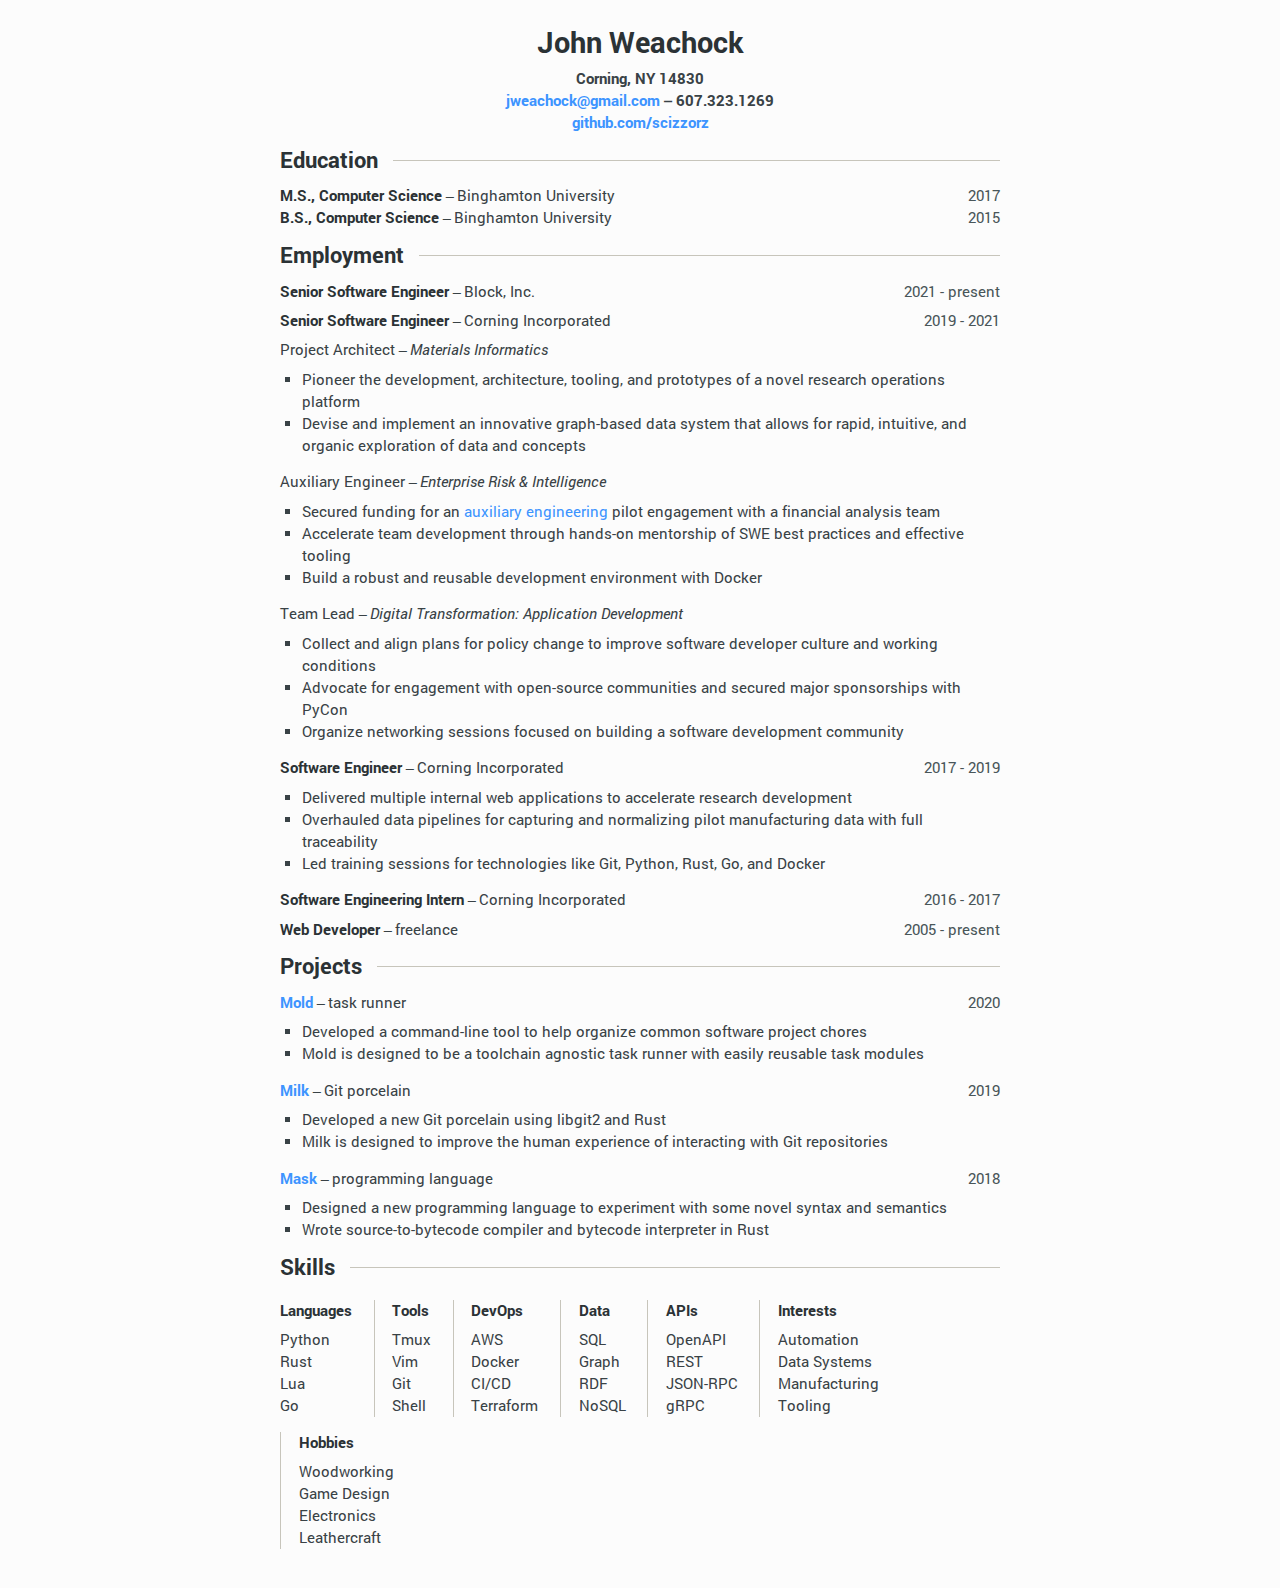
<file: index.html>
<!DOCTYPE html>
<html lang="en">
  <head>
    <meta charset="utf-8">
    <title>John Weachock</title>
    <link rel="stylesheet" href="fonts.css" type="text/css"/>
    <link rel="stylesheet" href="main.css" type="text/css"/>

    <meta name="viewport" content="width=device-width, initial-scale=1">
    <meta http-equiv="X-UA-Compatible" content="IE=edge">

    <!-- thank you for reading my source code, friend. -->
    <!-- I hope you find something valuable in here. -->
  </head>

  <body>
    <div id="container">
      <h1 id="name">John Weachock</h1>
      <p id="contact">
        <span id="address">Corning, NY 14830</span>
        <br>

        <a id="email" href="jweachock@gmail.com">jweachock@gmail.com</a>
        &#8210; <span id="phone">607.323.1269</span>
        <br>
        <a id="github" href="https://github.com/scizzorz">github.com/scizzorz</a>
      </div>

      <!-- spans are nested to overlap the h2's centered horizontal line -->
      <h2><span>Education</span></h2>
      <div id="education">
        <div>
          <time>2017</time>
          <span class="degree">M.S., Computer Science</span><span class="school">Binghamton University</span>
        </div>

        <div>
          <time>2015</time>
          <span class="degree">B.S., Computer Science</span><span class="school">Binghamton University</span>
        </div>
      </div>

      <h2><span>Employment</span></h2>
      <div id="employment">
        <div>
          <!-- technically Block doesn't use the term "senior" for any SWE's, but this is what it would be elsewhere -->
          <time>2021 - present</time>
          <span class="title">Senior Software Engineer</span><span class="employer">Block, Inc.</span>
        </div>

        <div>
          <!-- technically this was "official" in 2020, but the work and roles date back to 2019 -->
          <time>2019 - 2021</time>
          <span class="title">Senior Software Engineer</span><span class="employer">Corning Incorporated</span>
        </div>

        <span class="role">Project Architect</span><span class="project">Materials Informatics</span>
        <ul>
          <li>Pioneer the development, architecture, tooling, and prototypes of a novel research operations platform</li>
          <li>Devise and implement an innovative graph-based data system that allows for rapid, intuitive, and organic exploration of data and concepts</li>
          <!-- <li>Establish and enforce best practices across a small software development team</li> -->
        </ul>

        <span class="role">Auxiliary Engineer</span><span class="project">Enterprise Risk &amp; Intelligence</span>
        <ul>
          <li>Secured funding for an <a href="https://tech.wayfair.com/2020/06/what-is-auxiliary-engineering/">auxiliary engineering</a> pilot engagement with a financial analysis team</li>
          <li>Accelerate team development through hands-on mentorship of SWE best practices and effective tooling</li>
          <li>Build a robust and reusable development environment with Docker</li>
        </ul>

        <!-- this one did start in early 2021, but I was mostly doing all of this before then, too -->
        <span class="role">Team Lead</span><span class="project">Digital Transformation: Application Development</span>
        <ul>
          <li>Collect and align plans for policy change to improve software developer culture and working conditions</li>
          <li>Advocate for engagement with open-source communities and secured major sponsorships with PyCon</li>
          <li>Organize networking sessions focused on building a software development community</li>
        </ul>

        <div>
          <time>2017 - 2019</time>
          <span class="title">Software Engineer</span><span class="employer">Corning Incorporated</span>
        </div>

        <ul>
          <li>Delivered multiple internal web applications to accelerate research development</li>
          <li>Overhauled data pipelines for capturing and normalizing pilot manufacturing data with full traceability</li>
          <li>Led training sessions for technologies like Git, Python, Rust, Go, and Docker</li>
        </ul>

        <div>
          <time>2016 - 2017</time>
          <span class="title">Software Engineering Intern</span><span class="employer">Corning Incorporated</span>
        </div>
        <!-- everyone knows what interns do -->

        <!-- snipped out some less significant job experience -->

        <!-- this was high school / undergrad work for a lot of small businesses -->
        <div>
          <time>2005 - present</time>
          <span class="title">Web Developer</span><span class="employer">freelance</span>
        </div>
      </div>

      <h2><span>Projects</span></h2>
      <div id="projects">
        <div>
          <time>2020</time>
          <a href="https://github.com/xtfc/mold" class="petproject">Mold</a><span class="description">task runner</span><span class="print link">github.com/xtfc/mold</span>
        </div>

        <ul>
          <li>Developed a command-line tool to help organize common software project chores</li>
          <li>Mold is designed to be a toolchain agnostic task runner with easily reusable task modules</li>
        </ul>

        <div>
          <time>2019</time>
          <a href="https://github.com/scizzorz/milk" class="petproject">Milk</a><span class="description">Git porcelain</span><span class="print link">github.com/scizzorz/mold</span>
        </div>

        <ul>
          <li>Developed a new Git porcelain using libgit2 and Rust</li>
          <li>Milk is designed to improve the human experience of interacting with Git repositories</li>
        </ul>

        <div>
          <time>2018</time>
          <a href="https://github.com/scizzorz/mask" class="petproject">Mask</a><span class="description">programming language</span><span class="print link">github.com/scizzorz/mask</span>
        </div>

        <ul>
          <li>Designed a new programming language to experiment with some novel syntax and semantics</li>
          <li>Wrote source-to-bytecode compiler and bytecode interpreter in Rust</li>
        </ul>
      </div>

      <h2><span>Skills</span></h2>
      <!-- this definitely should've been a table but it's too late now -->
      <div id="skills">
        <ul>
          <li class="strong">Languages</li>

          <!-- extremely comfortable and knowledgeable -->
          <li>Python</li>

          <!-- very familiar, but not going to know everything -->
          <li>Rust</li>
          <li>Lua</li>

          <!-- pretty familiar and recently used -->
          <li>Go</li>

          <!-- familiar enough to get stuff done, but would not like to
          <li>JavaScript</li>
          <li>Java</li>
          <li>C</li>
          <li>C++</li>
          <li>C#</li>
          -->

          <!-- would like to learn / use these things
          <li>Julia</li>
          <li>Swift</li>
          <li>Kotlin</li>
          <li>Dart</li>
          -->
        </ul>

        <ul>
          <li class="strong">Tools</li>

          <!-- extremely familiar with all of these because I've been using
               them day-to-day for 10+ years. -->
          <li>Tmux</li>
          <li>Vim</li>
          <li>Git</li>
          <li>Shell</li>
        </ul>

        <ul>
          <li class="strong">DevOps</li>

          <!-- relatively new - ~2 years of experience? -->
          <li>AWS</li>
          <li>Docker</li>
          <li>CI/CD</li>
          <li>Terraform</li>
        </ul>

        <ul>
          <li class="strong">Data</li>

          <!-- tbh, these are mostly kept short to fit the space. -->
          <li>SQL</li>
          <li>Graph</li>
          <li>RDF</li>
          <li>NoSQL</li>
        </ul>

        <ul>
          <li class="strong">APIs</li>
          <li>OpenAPI</li>
          <li>REST</li>
          <li>JSON-RPC</li>
          <li>gRPC</li>
        </ul>

        <ul>
          <li class="strong">Interests</li>

          <!-- you know, like professional interests and stuff. -->
          <li>Automation</li>
          <li>Data Systems</li>
          <li>Manufacturing</li>
          <li>Tooling</li>
        </ul>

        <ul>
          <li class="strong">Hobbies</li>

          <!-- you know, non-professional things. -->
          <li>Woodworking</li>
          <li>Game Design</li>
          <li>Electronics</li>
          <li>Leathercraft</li>
        </ul>

      </div>
    </div>
  </body>
</html>
</file>
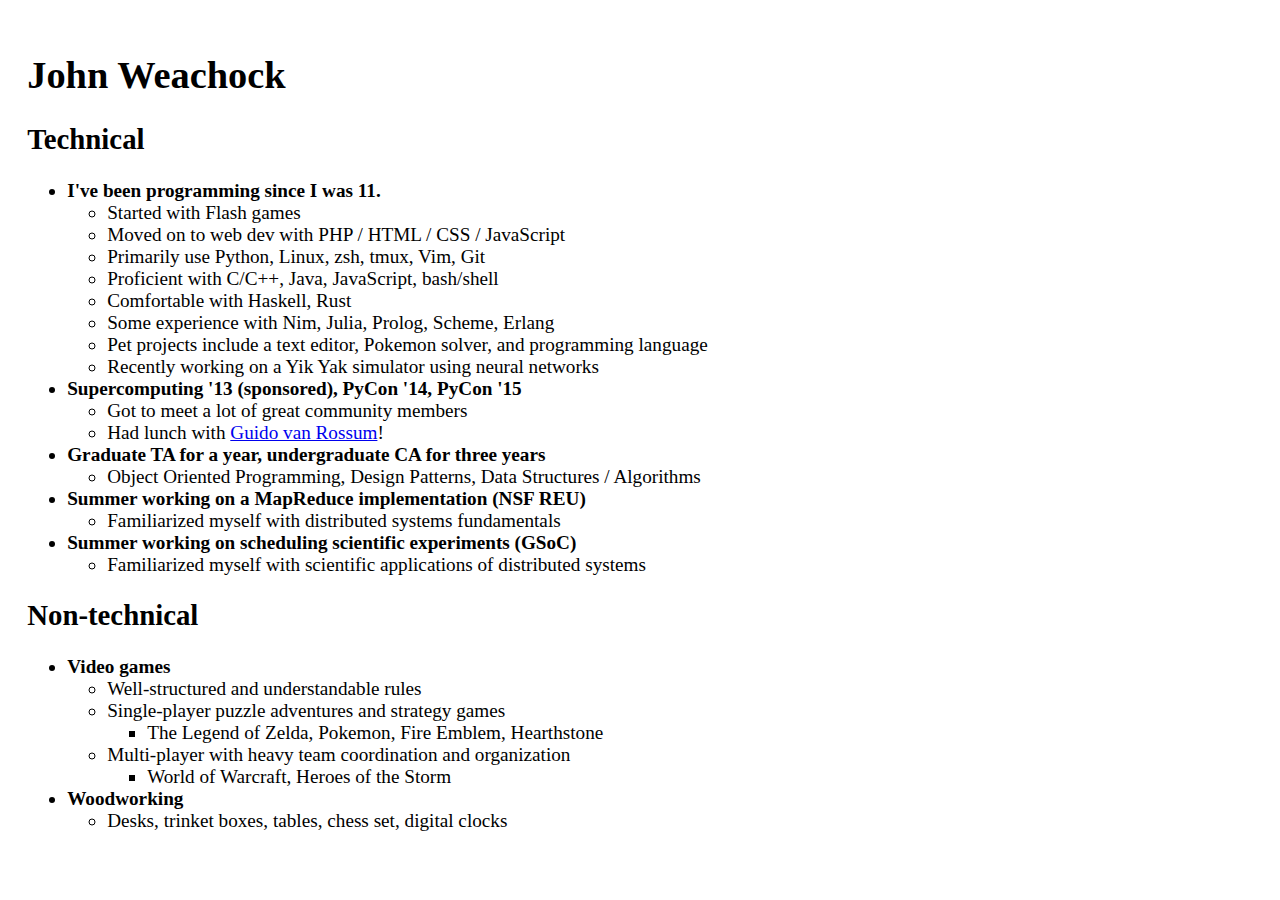
<file: background.html>
<!DOCTYPE html>
<html>
  <head>
    <title>John Weachock</title>
    <meta charset="utf-8">
    <style>
      @import url(https://fonts.googleapis.com/css?family=Roboto+Condensed);
      @import url(https://fonts.googleapis.com/css?family=Roboto:400,700,400italic,700italic)
      @import url(https://fonts.googleapis.com/css?family=Roboto+Slab:400,700);
      @import url(https://fonts.googleapis.com/css?family=Roboto+Mono);
      @import url(https://fonts.googleapis.com/css?family=Source+Code+Pro);

      body {
        font-family: 'Roboto';
        font-size: 1.2em;
        padding: 1em;
      }
      h1, h2, h3 {
        font-family: 'Roboto Slab';
        font-weight: bold;
      }
      .remark-code, .remark-inline-code {
        font-family: 'Roboto Mono';
      }
    </style>
  </head>
  <body>
    <h1>John Weachock</h1>
    <h2>Technical</h2>
    <ul>
      <li>
        <strong>I've been programming since I was 11.</strong>
        <ul>
          <li>Started with Flash games</li>
          <li>Moved on to web dev with PHP / HTML / CSS / JavaScript</li>
          <li>Primarily use Python, Linux, zsh, tmux, Vim, Git</li>
          <li>Proficient with C/C++, Java, JavaScript, bash/shell</li>
          <li>Comfortable with Haskell, Rust</li>
          <li>Some experience with Nim, Julia, Prolog, Scheme, Erlang</li>
          <li>Pet projects include a text editor, Pokemon solver, and programming language</li>
          <li>Recently working on a Yik Yak simulator using neural networks</li>
        </ul>
      </li>
      <li>
        <strong>Supercomputing '13 (sponsored), PyCon '14, PyCon '15</strong>
        <ul>
          <li>Got to meet a lot of great community members</li>
          <li>Had lunch with <a href="http://soofw.com/up/guido.jpg">Guido van Rossum</a>!</li>
        </ul>
      </li>
      <li>
        <strong>Graduate TA for a year, undergraduate CA for three years</strong>
        <ul>
          <li>Object Oriented Programming, Design Patterns, Data Structures / Algorithms</li>
        </ul>
      </li>
      <li>
        <strong>Summer working on a MapReduce implementation (NSF REU)</strong>
        <ul>
          <li>Familiarized myself with distributed systems fundamentals</li>
        </ul>
      </li>
      <li>
        <strong>Summer working on scheduling scientific experiments (GSoC)</strong>
        <ul>
          <li>Familiarized myself with scientific applications of distributed systems</li>
        </ul>
      </li>
    </ul>
    <h2>Non-technical</h2>
    <ul>
      <li>
        <strong>Video games</strong>
        <ul>
          <li>Well-structured and understandable rules</li>
          <li>
            Single-player puzzle adventures and strategy games
            <ul>
              <li>The Legend of Zelda, Pokemon, Fire Emblem, Hearthstone</li>
            </ul>
          </li>
          <li>
            Multi-player with heavy team coordination and organization
            <ul>
              <li>World of Warcraft, Heroes of the Storm</li>
            </ul>
          </li>
        </ul>
      </li>
      <li>
        <strong>Woodworking</strong>
        <ul>
          <li>Desks, trinket boxes, tables, chess set, digital clocks</li>
        </ul>
      </li>
    </ul>
  </body>
</html>
</file>
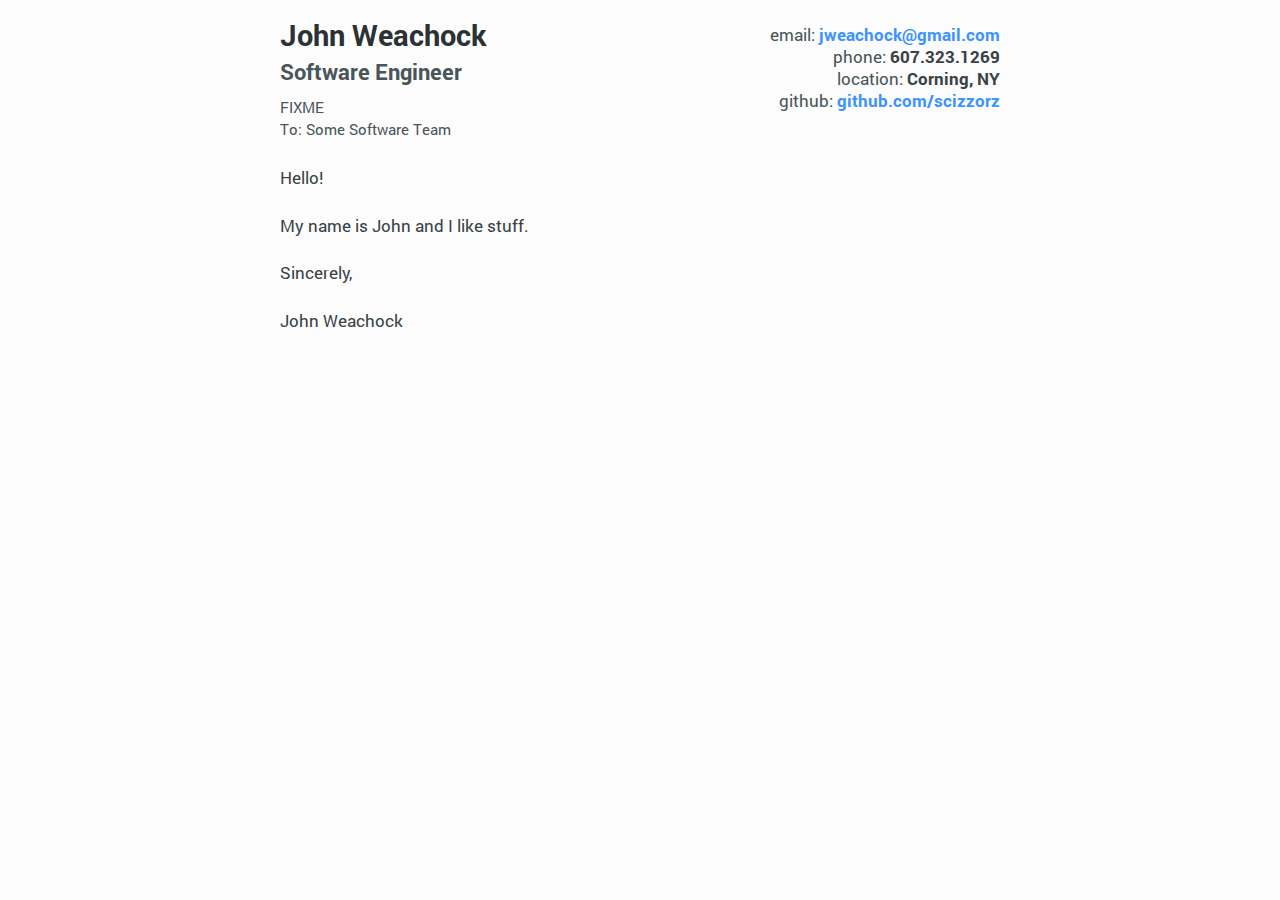
<file: cover.html>
<!DOCTYPE html>
<html lang="en">
  <head>
    <meta charset="utf-8">
    <title>John Weachock - Cover Letter</title>
    <link rel="stylesheet" href="fonts.css" type="text/css"/>
    <link rel="stylesheet" href="main.css" type="text/css"/>

    <meta name="viewport" content="width=device-width, initial-scale=1">
    <meta http-equiv="X-UA-Compatible" content="IE=edge">

    <!-- thank you for reading my source code, friend. -->
    <!-- I hope you find something valuable in here. -->
  </head>

  <body class="cover">
    <div id="contact">
      <a id="email" href="jweachock@gmail.com">jweachock@gmail.com</a>
      <span id="phone">607.323.1269</span>
      <span id="address">Corning, NY</span>
      <a id="github" href="https://github.com/scizzorz">github.com/scizzorz</a>
    </div>

    <h1>John Weachock</h1>
    <h2>Software Engineer</h2>
    <time>FIXME</time>
    <span class="to">To: Some Software Team</span>

    <p>Hello!</p>

    <p>
      My name is John and I like stuff.
    </p>

    <p>Sincerely,</p>

    <p>John Weachock</p>
  </body>
</html>
</file>
<file: fonts.css>
@font-face {
  font-family: 'Roboto';
  font-style: normal;
  font-weight: 400;
  src: local('Roboto Regular'), local('Roboto-Regular'), url(fonts/roboto400.woff) format('woff');
}

@font-face {
  font-family: 'Roboto';
  font-style: normal;
  font-weight: 700;
  src: local('Roboto Bold'), local('Roboto-Bold'), url(fonts/roboto700.woff) format('woff');
}

@font-face {
  font-family: 'Roboto';
  font-style: italic;
  font-weight: 400;
  src: local('Roboto Italic'), local('Roboto-Italic'), url(fonts/roboto400italic.woff) format('woff');
}

@font-face {
  font-family: 'Roboto';
  font-style: italic;
  font-weight: 700;
  src: local('Roboto Bold Italic'), local('Roboto-BoldItalic'), url(fonts/roboto700italic.woff) format('woff');
}
</file>
<file: main.css>
:root {
  --base0: #2b3235;
  --base1: #394246;
  --base2: #495659;
  --base3: #c7c5bb;
  --base4: #e1dfda;
  --base5: #fcfcfc;

  --red: #ff4b42;
  --orange: #ff831e;
  --yellow: #efbb00;
  --lime: #7ac600;
  --green: #00c609;
  --teal: #0bb792;
  --cyan: #00aeb7;
  --blue: #3d94ff;
  --indigo: #757cff;
  --purple: #ad6bff;
  --magenta: #f542ff;
  --pink: #ff32a3;

  --background: var(--base5);
  --foreground: var(--base1);
  --strong: var(--base0);
  --accent: var(--blue);
  --fade: var(--base3);
  --lowlight: var(--base2);

  --links: var(--blue);
  --hover: var(--purple);
}

html {
  font-size: 11pt;
  font-family: Roboto, sans-serif;
  background: var(--background);
  color: var(--foreground);
}

body {
  box-sizing: border-box;
  margin: auto;
  width: 8.0in;
  padding: 0.25in;
  line-height: 1.5rem;
}

.cover {
  font-size: 13pt;
  text-align: justify;
}

h1 {
  color: var(--strong);
  font-size: 2rem;
  margin: 0;
  text-align: center;
}

.cover h1 {
  text-align: left;
}

h2 {
  color: var(--strong);
  font-size: 1.5rem;
  margin: 1rem 0;
  position: relative;
}

/* horizontal rule behind the header */
h2:after {
  border-top: 1px solid var(--fade);
  content: " ";
  display: block;
  height: 1px;
  left: 0;
  position: absolute;
  right: 0;
  top: 0.75rem;
  z-index: -1;
}

.cover h2 {
  color: var(--lowlight);
}

.cover h2:after {
  content: none;
}

/* text layered above the rule */
h2 span {
  padding-right: 1rem;
  z-index: 10;
  background-color: var(--background);
}

#contact {
  display: block;
  font-weight: bold;
  margin-bottom: 1rem;
  text-align: center;
}

.cover #contact {
  float: right;
  margin-top: 0;
}

.cover #contact a,
.cover #contact span {
  text-align: right;
  display: block;
}

.cover #email:before {
  content: "email: ";
  font-weight: normal;
  color: var(--lowlight);
}

.cover #phone:before {
  content: "phone: ";
  font-weight: normal;
  color: var(--lowlight);
}

.cover #address:before {
  content: "location: ";
  font-weight: normal;
  color: var(--lowlight);
}

.cover #github:before {
  content: "github: ";
  font-weight: normal;
  color: var(--lowlight);
}

.petproject,
.degree,
.title {
  font-weight: bold;
  color: var(--strong);
}

.school:before,
.project:before,
.description:before,
.link:before,
.employer:before {
  content: "\002012 ";
  margin: 0.25em;
}

.project {
  font-style: italic;
}

div {
  margin: 0.5rem 0;
}

.cover p {
  margin: 1.75rem 0;
}

/* don't need to space these out */
#education div {
  margin: 0;
}

a {
  color: var(--links);
  text-decoration: none;
}

a:hover {
  color: var(--hover);
  text-decoration: underline;
}

a.petproject {
  color: var(--links);
}

a.petproject:hover {
  color: var(--hover);
}

ul {
  margin: 0.5rem 0 1rem 0;
  list-style-type: square;
  padding: 0 0 0 1.5rem;
}

ul li {
  margin: 0;
}

#skills ul {
  text-align: left;
  padding: 0;
  margin: 0.5rem 0;
  display:  inline-block;
  list-style: none;
  vertical-align: top;
  border-left: 1px solid var(--fade);
}

#skills ul:first-child {
  border-left: none;
}

#skills ul li {
  margin: 0 1.2rem;
  display: list-item;
}

#skills ul:first-child li {
  margin-left: 0;
}

#skills ul:last-child li {
  margin-right: 0;
}

#skills ul li.strong {
  font-weight: bold;
  color: var(--strong);
  margin-bottom: 0.5rem;
}

time {
  color: var(--lowlight);
  float: right;
}

.cover time {
  color: var(--lowlight);
  font-size: 1rem;
  margin: 1rem 0 0 0;
  display: block;
  float: none;
}

.cover .to {
  color: var(--lowlight);
  font-size: 1rem;
  margin: 0 0 1rem 0;
  display: block;
  float: none;
}

@media screen {
  .print {
    display: none;
  }
}

/* this looks good on my phone. sucks if it doesn't on yours. */
@media only screen and (max-width: 783px) {
  body {
    width: 100%;
    min-width: 3.4in;
  }
}

@media only screen and (min-width: 500px) and (max-width: 783px) {
  #skills ul {
    width: 30%;
  }

  #skills {
    text-align: center;
  }

  #skills ul:nth-child(4) {
    border-left: none;
  }

  #skills ul:nth-child(4) li {
    margin-left: 0;
  }

  #skills ul:nth-child(7) {
    border-left: none;
  }
}

@media only screen and (max-width: 499px) {
  .school:before,
  .link:before,
  .employer:before {
    display: block;
    content: "";
    margin: 0;
  }

  #skills ul {
    width: 1.7in;
  }

  #skills ul:nth-child(odd) {
    border-left: none;
  }

  #skills ul:nth-child(odd) li {
    margin-left: 0;
  }
}

@media print {
  :root {
    --background: #FFF;
    --links: var(--foreground);
  }

  body {
    line-height: normal;
    padding: 0in;
    height: 9in;
  }

  h1 {
    /* feels low, but it makes it look alright /shrug */
    line-height: 1rem;
  }

  h2 {
    font-size: 1.3rem;
    margin: 0;
  }

  /* but undo those changes for cover letters... */
  /* should I have a class for the above instead of disabling it here...? maybe... */
  .cover h1 {
    line-height: 1.5rem !important;
    font-size: 2em;
  }

  .cover h2 {
    font-size: 1.5rem;
    margin: 1rem 0;
  }

  div {
    margin: 0.4rem 0;
  }

  ul {
    margin: 0.2rem 0;
  }
}
</file>
